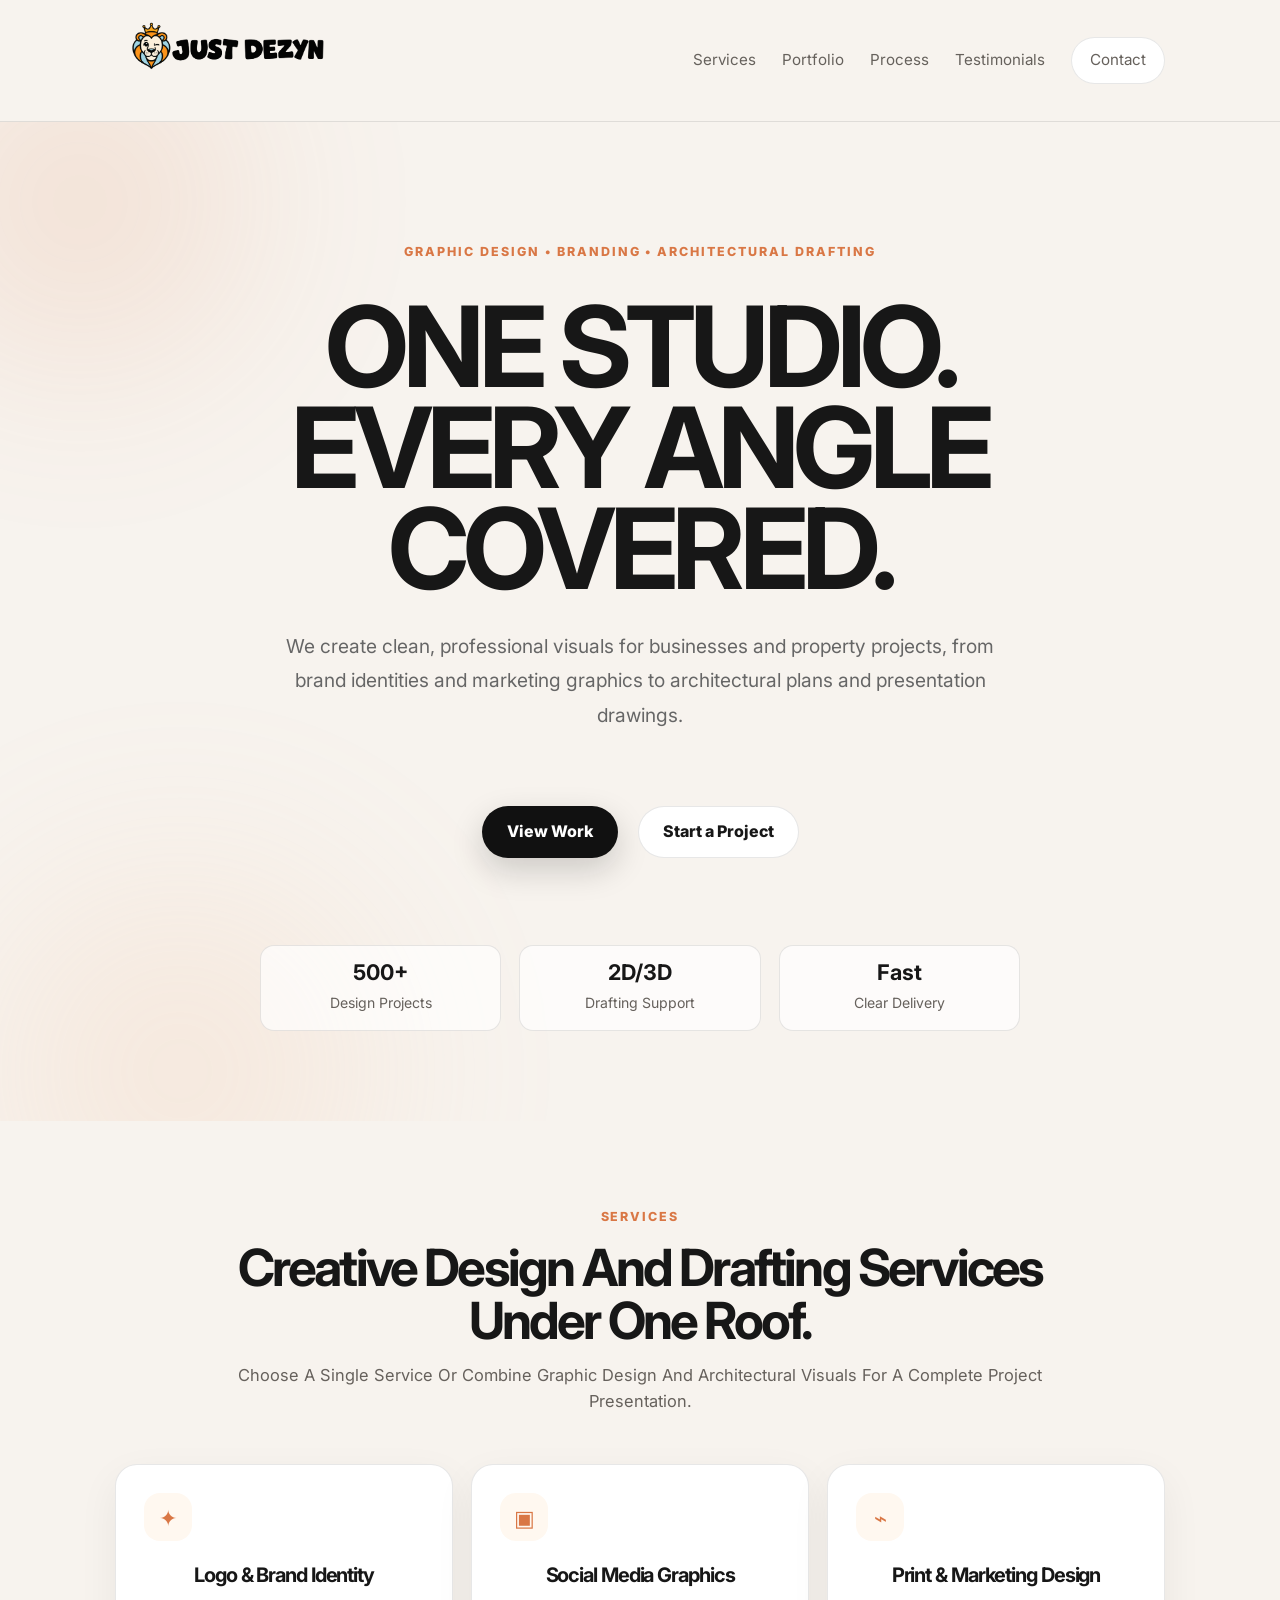
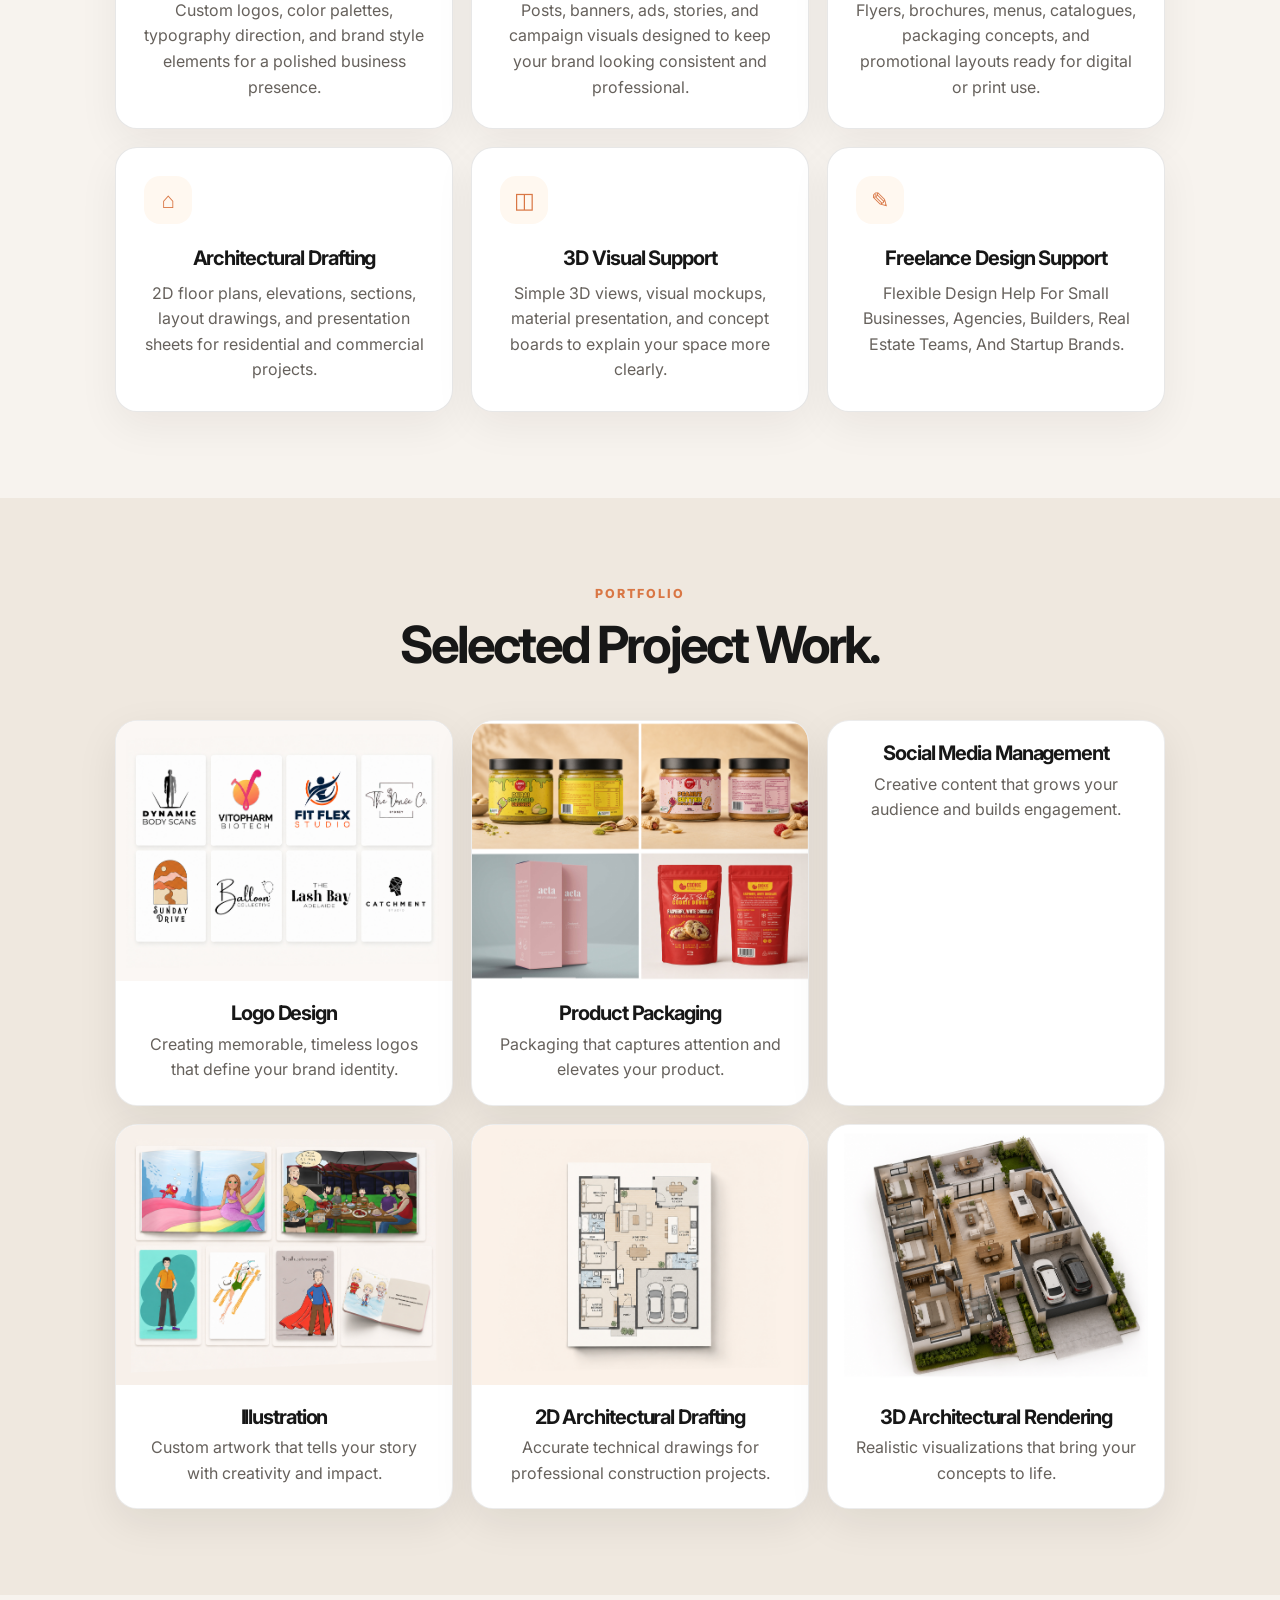
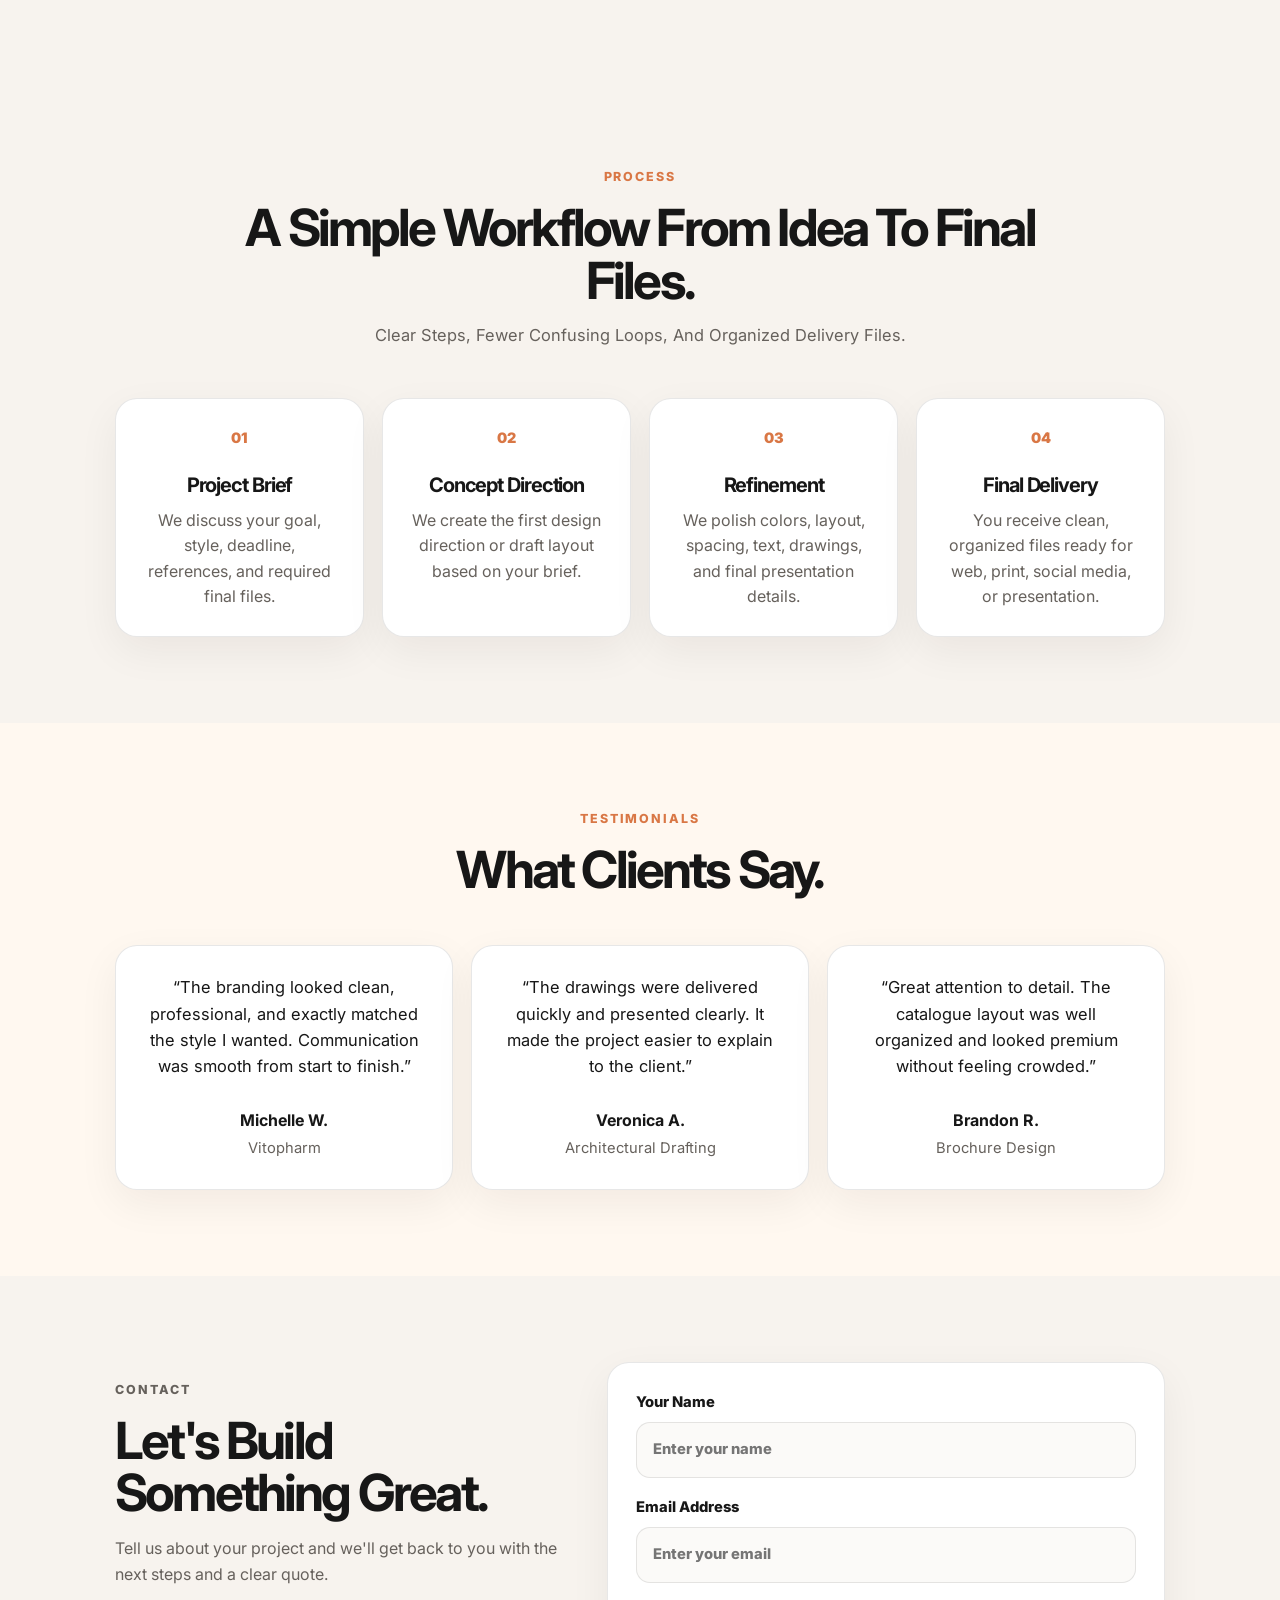
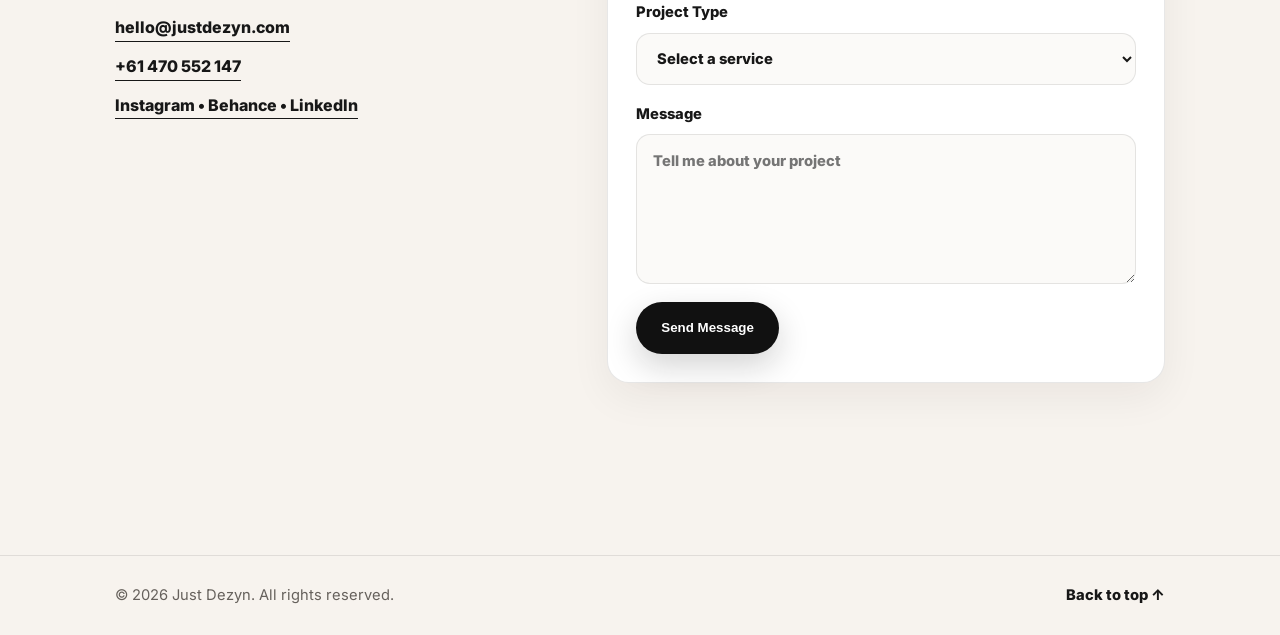
<file: index.html>
<!DOCTYPE html>
<html lang="en">
<script type="application/ld+json">
{
  "@context":"https://schema.org",
  "@type":"ProfessionalService",
  "name":"Just Dezyn",
  "url":"https://JustDezyn.com",
  "logo":"https://JustDezyn.com/images/Logo.png",
  "description":"Professional Graphic Design, Branding, Social Media Management, Packaging Design, 2D Drafting and 3D Rendering.",
  "areaServed":"Worldwide"
}
</script>
 <head>
  <meta charset="utf-8"/>
  <meta content="width=device-width, initial-scale=1.0" name="viewport"/>
  <title>
   Just Dezyn | Graphic Design &amp; Architectural Drafting
  </title>
  <meta content="Just Dezyn offers graphic design, branding, social media design, print design and architectural drafting services." name="description"/>
  <meta name="keywords" content="Graphic Design, Logo Design, Branding, Social Media Management, Packaging Design, 2D Drafting, 3D Rendering, Just Dezyn">

<meta name="author" content="Just Dezyn">

<meta name="robots" content="index, follow">

<link rel="canonical" href="https://JustDezyn.com/">

<meta property="og:type" content="website">

<meta property="og:title" content="Just Dezyn | Graphic Design & Architectural Drafting">

<meta property="og:description" content="Professional Graphic Design, Branding, Social Media Management, 2D Drafting and 3D Rendering.">

<meta property="og:url" content="https://JustDezyn.com/">

<meta property="og:image" content="https://JustDezyn.com/images/Logo.png">

<meta name="twitter:card" content="summary_large_image">

<meta name="twitter:title" content="Just Dezyn">

<meta name="twitter:description" content="Professional Graphic Design, Branding, Packaging, 2D Drafting and 3D Rendering.">

<meta name="twitter:image" content="https://JustDezyn.com/images/Logo.png">
  
  <link href="https://fonts.googleapis.com" rel="preconnect"/>
  <link crossorigin="" href="https://fonts.gstatic.com" rel="preconnect"/>
  <link href="https://fonts.googleapis.com/css2?family=Inter:wght@400;500;600;700;800&amp;display=swap" rel="stylesheet"/>
  <link href="style.css" rel="stylesheet"/>
 </head>
 <body>
  <header class="site-header">
   <nav class="nav container">
    <a class="logo" href="#">
     <img alt="Just Dezyn" class="site-logo" src="images/Logo.png"/>
    </a>
    <input class="menu-toggle" id="menu-toggle" type="checkbox"/>
    <label class="menu-button" for="menu-toggle">
     <span>
     </span>
     <span>
     </span>
     <span>
     </span>
    </label>
    <div class="nav-links">
     <a href="#services">
      Services
     </a>
     <a href="#portfolio">
      Portfolio
     </a>
     <a href="#process">
      Process
     </a>
     <a href="#testimonials">
      Testimonials
     </a>
     <a class="nav-cta" href="#contact">
      Contact
     </a>
    </div>
   </nav>
  </header>
  <main>
   <section class="hero">
    <div class="container hero-grid">
     <div class="hero-content">
      <p class="eyebrow">
       Graphic Design • Branding • Architectural Drafting
      </p>
   <h1>
    ONE STUDIO.<br>
    EVERY ANGLE<br>
    COVERED.
</h1>
      <p class="hero-text">
       We create clean, professional visuals for businesses and property projects, from brand identities and marketing graphics to architectural plans and presentation drawings.
      </p>
      <div class="hero-actions">
       <a class="btn btn-primary" href="#portfolio">
        View Work
       </a>
       <a class="btn btn-secondary" href="#contact">
        Start a Project
       </a>
      </div>
      <div class="hero-stats">
       <div>
        <strong>
         500+
        </strong>
        <span>
         Design Projects
        </span>
       </div>
       <div>
        <strong>
         2D/3D
        </strong>
        <span>
         Drafting Support
        </span>
       </div>
       <div>
        <strong>
         Fast
        </strong>
        <span>
         Clear Delivery
        </span>
       </div>
      </div>
     </div>
    </div>
   </section>
   <section class="section services" id="services">
    <div class="container">
     <div class="section-heading">
      <p class="eyebrow">
       Services
      </p>
      <h2>
       Creative Design And Drafting Services Under One Roof.
      </h2>
      <p>
       Choose A Single Service Or Combine Graphic Design And Architectural Visuals For A Complete Project Presentation.
      </p>
     </div>
     <div class="services-grid">
      <article class="service-card">
       <div class="icon">
        ✦
       </div>
       <h3>
        Logo &amp; Brand Identity
       </h3>
       <p>
        Custom logos, color palettes, typography direction, and brand style elements for a polished business presence.
       </p>
      </article>
      <article class="service-card">
       <div class="icon">
        ▣
       </div>
       <h3>
        Social Media Graphics
       </h3>
       <p>
        Posts, banners, ads, stories, and campaign visuals designed to keep your brand looking consistent and professional.
       </p>
      </article>
      <article class="service-card">
       <div class="icon">
        ⌁
       </div>
       <h3>
        Print &amp; Marketing Design
       </h3>
       <p>
        Flyers, brochures, menus, catalogues, packaging concepts, and promotional layouts ready for digital or print use.
       </p>
      </article>
      <article class="service-card">
       <div class="icon">
        ⌂
       </div>
       <h3>
        Architectural Drafting
       </h3>
       <p>
        2D floor plans, elevations, sections, layout drawings, and presentation sheets for residential and commercial projects.
       </p>
      </article>
      <article class="service-card">
       <div class="icon">
        ◫
       </div>
       <h3>
        3D Visual Support
       </h3>
       <p>
        Simple 3D views, visual mockups, material presentation, and concept boards to explain your space more clearly.
       </p>
      </article>
      <article class="service-card">
       <div class="icon">
        ✎
       </div>
       <h3>
        Freelance Design Support
       </h3>
       <p>
        Flexible Design Help For Small Businesses, Agencies, Builders, Real Estate Teams, And Startup Brands.
       </p>
      </article>
     </div>
    </div>
   </section>
   <section class="section portfolio" id="portfolio">
    <div class="container">
     <div class="section-heading">
      <p class="eyebrow">
       Portfolio
      </p>
      <h2>
       Selected Project Work.
      </h2>
 
     </div>
  
<div class="portfolio-grid">

    <!-- Logo Design -->
    <article class="project-card project-one">
        <div class="project-image">
            <img src="images/project-4.jpg" alt="Logo Design">
        </div>
        <div class="project-info">
            <h3>Logo Design</h3>
            <p>Creating memorable, timeless logos that define your brand identity.</p>
        </div>
    </article>

    <!-- Product Packaging -->
    <article class="project-card project-two">
        <div class="project-image">
            <img src="images/project-1.jpg" alt="Product Packaging">
        </div>
        <div class="project-info">
            <h3>Product Packaging</h3>
            <p>Packaging that captures attention and elevates your product.</p>
        </div>
    </article>

    <!-- Social Media -->
    <article class="project-card project-three">
        <div class="project-info">
            <h3>Social Media Management</h3>
            <p>Creative content that grows your audience and builds engagement.</p>
        </div>
    </article>

    <!-- Illustration -->
    <article class="project-card project-four">
        <div class="project-image">
            <img src="images/project-5.jpg" alt="Illustration">
        </div>
        <div class="project-info">
            <h3>Illustration</h3>
            <p>Custom artwork that tells your story with creativity and impact.</p>
        </div>
    </article>

    <!-- 2D Drafting -->
    <article class="project-card project-five">
        <div class="project-image">
            <img src="images/project-3.jpg" alt="2D Drafting">
        </div>
        <div class="project-info">
            <h3>2D Architectural Drafting</h3>
            <p>Accurate technical drawings for professional construction projects.</p>
        </div>
    </article>

    <!-- 3D Rendering -->
    <article class="project-card project-six">
        <div class="project-image">
            <img src="images/project-2.jpg" alt="3D Rendering">
        </div>
        <div class="project-info">
            <h3>3D Architectural Rendering</h3>
            <p>Realistic visualizations that bring your concepts to life.</p>
        </div>
    </article>
</div>
</div>
</section>

<section class="section process" id="process">
</div>

   <section class="section process" id="process">
    <div class="container">
     <div class="section-heading">
      <p class="eyebrow">
       Process
      </p>
      <h2>
       A Simple Workflow From Idea To Final Files.
      </h2>
      <p>
       Clear Steps, Fewer Confusing Loops, And Organized Delivery Files.
      </p>
     </div>
     <div class="process-grid">
      <article class="process-step">
       <span>
        01
       </span>
       <h3>
        Project Brief
       </h3>
       <p>
        We discuss your goal, style, deadline, references, and required final files.
       </p>
      </article>
      <article class="process-step">
       <span>
        02
       </span>
       <h3>
        Concept Direction
       </h3>
       <p>
        We create the first design direction or draft layout based on your brief.
       </p>
      </article>
      <article class="process-step">
       <span>
        03
       </span>
       <h3>
        Refinement
       </h3>
       <p>
        We polish colors, layout, spacing, text, drawings, and final presentation details.
       </p>
      </article>
      <article class="process-step">
       <span>
        04
       </span>
       <h3>
        Final Delivery
       </h3>
       <p>
        You receive clean, organized files ready for web, print, social media, or presentation.
       </p>
      </article>
     </div>
    </div>
   </section>
   <section class="section testimonials" id="testimonials">
    <div class="container">
     <div class="section-heading">
      <p class="eyebrow">
       Testimonials
      </p>
      <h2>
       What Clients Say.
      </h2>
     </div>
     <div class="testimonial-grid">
      <article class="testimonial-card">
       <p>
        “The branding looked clean, professional, and exactly matched the style I wanted. Communication was smooth from start to finish.”
       </p>
       <div>
        <strong>
         Michelle W.
        </strong>
        <span>
         Vitopharm
        </span>
       </div>
      </article>
      <article class="testimonial-card">
       <p>
        “The drawings were delivered quickly and presented clearly. It made the project easier to explain to the client.”
       </p>
       <div>
        <strong>
         Veronica A.
        </strong>
        <span>
         Architectural Drafting
        </span>
       </div>
      </article>
      <article class="testimonial-card">
       <p>
        “Great attention to detail. The catalogue layout was well organized and looked premium without feeling crowded.”
       </p>
       <div>
        <strong>
         Brandon R.
        </strong>
        <span>
         Brochure Design
        </span>
       </div>
      </article>
     </div>
    </div>
   </section>
   <section class="section contact" id="contact">
    <div class="container contact-grid">
     <div>
      <p class="eyebrow">
       Contact
      </p>
      <h2>
       Let's Build Something Great.
      </h2>
      <p>
       Tell us about your project and we'll get back to you with the next steps and a clear quote.
      </p>
      <div class="contact-details">
       <a href="mailto:hello@justdezyn.com">
        hello@justdezyn.com
       </a>
       <a href="tel:+920000000000">
        +61 470 552 147
       </a>
       <a href="#">
        Instagram • Behance • LinkedIn
       </a>
      </div>
     </div>
     <form action="mailto:hello@justdezyn.com" class="contact-form" enctype="text/plain" method="post">
      <label>
       Your Name
       <input name="name" placeholder="Enter your name" required="" type="text"/>
      </label>
      <label>
       Email Address
       <input name="email" placeholder="Enter your email" required="" type="email"/>
      </label>
      <label>
       Project Type
       <select name="project-type" required="">
        <option value="">
         Select a service
        </option>
        <option>
         Graphic Design
        </option>
        <option>
         Brand Identity
        </option>
        <option>
         Architectural Drafting
        </option>
        <option>
         Brochure / Catalogue
        </option>
        <option>
         Other
        </option>
       </select>
      </label>
      <label>
       Message
       <textarea name="message" placeholder="Tell me about your project" rows="5"></textarea>
      </label>
      <button class="btn btn-primary" type="submit">
       Send Message
      </button>
     </form>
    </div>
   </section>
  </main>
  <footer class="footer">
   <div class="container footer-content">
    <p>
     © 2026 Just Dezyn. All rights reserved.
    </p>
    <a href="#">
     Back to top ↑
    </a>
   </div>
  </footer>
 </body>
</html>
</file>
<file: style.css>
:root {
  --bg: #f7f3ee;
  --surface: #ffffff;
  --surface-soft: #fff8f0;
  --text: #171717;
  --muted: #66615c;
  --line: rgba(23, 23, 23, 0.1);
  --primary: #111111;
  --accent: #d97745;
  --accent-soft: #f4d8c4;
  --shadow: 0 20px 60px rgba(26, 20, 16, 0.12);
  --radius-large: 30px;
  --radius-medium: 22px;
  --radius-small: 14px;
  --container: 1050px;
}

* {
  box-sizing: border-box;
  margin: 0;
  padding: 0;
}

html {
  scroll-behavior: smooth;
}

body {
  font-family: "Inter", Arial, sans-serif;
  background: var(--bg);
  color: var(--text);
  line-height: 1.6;
}

a {
  color: inherit;
  text-decoration: none;
}

img {
  max-width: 100%;
  display: block;
}

.container {
  width: min(var(--container), calc(100% - 40px));
  margin: 0 auto;
}

.site-header {
  position: sticky;
  top: 0;
  z-index: 100;
  background: rgba(247, 243, 238, 0.82);
  backdrop-filter: blur(18px);
  border-bottom: 1px solid var(--line);
}

.nav {
    min-height: 64px;
    display: flex;
    align-items: center;
    justify-content: space-between;
    gap: 24px;
    padding: 10px 0;
}

.logo {
  display: inline-flex;
  align-items: center;
  gap: 10px;
  font-weight: 800;
  letter-spacing: -0.04em;
}
.site-logo{
    width:220px;
    height:auto;
    display:block;
}

.logo-mark {
  width: 40px;
  height: 40px;
  border-radius: 50%;
  display: grid;
  place-items: center;
  background: var(--primary);
  color: #ffffff;
  font-size: 0.85rem;
}

.nav-links {
  display: flex;
  align-items: center;
  gap: 26px;
  font-size: 0.95rem;
  color: var(--muted);
}

.nav-links a:hover {
  color: var(--text);
}

.nav-cta {
  padding: 10px 18px;
  border: 1px solid var(--line);
  border-radius: 999px;
  background: var(--surface);
}

.menu-toggle,
.menu-button {
  display: none;
}

./* =========================
   HERO SECTION
========================= */

.hero{
    position: relative;
    overflow: hidden;
    padding: 120px 0;
    background: linear-gradient(
        135deg,
        #fffdf9 0%,
        #fdf6f1 45%,
        #fffaf6 100%
    );
}

/* Animated gradient blobs */

.hero::before,
.hero::after{
    content:"";
    position:absolute;
    border-radius:50%;
    filter:blur(80px);
    pointer-events:none;
    z-index:0;
}

.hero::before{
    width:420px;
    height:420px;
    top:-140px;
    right:-120px;
    background:rgba(217,119,69,.22);
    animation:blobOne 12s ease-in-out infinite alternate;
}

.hero::after{
    width:340px;
    height:340px;
    bottom:-120px;
    left:-120px;
    background:rgba(255,218,190,.35);
    animation:blobTwo 15s ease-in-out infinite alternate;
}

/* Keep hero content above blobs */

.hero .container,
.hero-grid,
.hero-content{
    position:relative;
    z-index:2;
}

/* Center hero content */

.hero-content{
    display:flex;
    flex-direction:column;
    align-items:center;
    justify-content:center;
    text-align:center;
    max-width:1100px;
    margin:0 auto;
    animation:heroFloat 6s ease-in-out infinite;
}

/* Heading */

.hero-content h1{
    max-width:900px;
    margin:0 auto 30px;
    text-align:center;
    line-height:0.95;
}

/* Paragraph */

.hero-text{
    max-width:760px;
    margin:0 auto 40px;
    text-align:center;
    line-height:1.7;
}

/* Buttons */

.hero-actions{
    display:flex;
    justify-content:center;
    gap:20px;
    flex-wrap:wrap;
}

/* Animations */

@keyframes blobOne{

0%{
transform:translate(0,0) scale(1);
}

50%{
transform:translate(-40px,30px) scale(1.1);
}

100%{
transform:translate(30px,-25px) scale(.95);
}

}

@keyframes blobTwo{

0%{
transform:translate(0,0) scale(1);
}

50%{
transform:translate(30px,-20px) scale(1.08);
}

100%{
transform:translate(-20px,25px) scale(.92);
}

}

@keyframes heroFloat{

0%{
transform:translateY(0);
}

50%{
transform:translateY(-6px);
}

100%{
transform:translateY(0);
}

}

.hero-grid{
    display:grid;
    grid-template-columns:1fr 1fr;
    align-items:center;
    gap:70px;
    min-height:80vh;
}
.eyebrow {
  color: var(--accent);
  text-transform: uppercase;
  letter-spacing: 0.16em;
  font-size: 0.78rem;
  font-weight: 800;
  margin-bottom: 14px;
}

h1,
h2,
h3 {
  letter-spacing: -0.055em;
  line-height: 1.02;
}

h1{
    max-width:980px;
    margin:0 auto;
    font-size:clamp(3.4rem,8vw,7rem);
    line-height:.95;
    letter-spacing:-0.06em;
}

h2 {
  font-size: clamp(2rem, 4vw, 4rem);
}

h3 {
  font-size: 1.25rem;
}

.hero-text {
  max-width: 660px;
  margin-top: 24px;
  font-size: 1.13rem;
  color: var(--muted);
}

.hero-actions {
  display: flex;
  flex-wrap: wrap;
  gap: 14px;
  margin-top: 34px;
}

.btn {
  display: inline-flex;
  align-items: center;
  justify-content: center;
  min-height: 52px;
  padding: 0 24px;
  border-radius: 999px;
  font-weight: 800;
  border: 1px solid transparent;
  cursor: pointer;
  transition: transform 0.2s ease, box-shadow 0.2s ease;
}

.btn:hover {
  transform: translateY(-2px);
}

.btn-primary {
  background: var(--primary);
  color: #ffffff;
  box-shadow: 0 12px 32px rgba(17, 17, 17, 0.18);
}

.btn-secondary {
  background: var(--surface);
  border-color: var(--line);
}

.hero-stats {
  display: flex;
  flex-wrap: wrap;
  gap: 12px;
  margin-top: 42px;
}

.hero-stats div {
  min-width: 138px;
  padding: 16px 18px;
  border-radius: var(--radius-small);
  background: rgba(255, 255, 255, 0.68);
  border: 1px solid var(--line);
}

.hero-stats strong {
  display: block;
  font-size: 1.35rem;
  line-height: 1;
}

.hero-stats span {
  display: block;
  color: var(--muted);
  font-size: 0.88rem;
  margin-top: 8px;
}

.hero-card {
  position: relative;
  min-height: 560px;
}

.hero-visual {
    position: relative;
    width: 100%;
    min-height: 520px;
    border-radius: 44px;
    overflow: hidden;

    background:
        radial-gradient(circle at 20% 20%, rgba(217,119,69,.18), transparent 45%),
        radial-gradient(circle at 80% 75%, rgba(244,216,196,.55), transparent 50%),
        linear-gradient(135deg, #fffdfb 0%, #f7f3ee 50%, #f3e5d9 100%);

    border: none;
    box-shadow: none;
}

.visual-top,
.visual-bottom {
  position: absolute;
  width: 74%;
  height: 160px;
  left: 13%;
  border-radius: 28px;
  background:
    linear-gradient(90deg, rgba(17, 17, 17, 0.88) 0 28%, transparent 28% 34%, rgba(217, 119, 69, 0.8) 34% 56%, transparent 56% 62%, rgba(17, 17, 17, 0.22) 62%),
    #ffffff;
  opacity: 0.9;
}

.visual-top {
  top: 52px;
  transform: rotate(-8deg);
}

.visual-bottom {
  bottom: 58px;
  transform: rotate(8deg);
}

.visual-main {
  position: absolute;
  inset: 145px 52px;
  border-radius: 36px;
  background:
    radial-gradient(circle at 25% 20%, rgba(217, 119, 69, 0.75), transparent 30%),
    linear-gradient(145deg, #171717, #36302c);
  display: grid;
  place-items: center;
  color: #ffffff;
  font-weight: 800;
  text-transform: uppercase;
  letter-spacing: 0.16em;
  font-size: 0.85rem;
}

.floating-card {
  position: absolute;
  z-index: 3;
  padding: 18px 20px;
  border-radius: 20px;
  background: rgba(255, 255, 255, 0.82);
  backdrop-filter: blur(18px);
  border: 1px solid var(--line);
  box-shadow: 0 14px 38px rgba(17, 17, 17, 0.1);
}

.floating-card span {
  display: block;
  font-size: 0.78rem;
  color: var(--muted);
  margin-bottom: 6px;
}

.floating-card strong {
  letter-spacing: -0.03em;
}

.card-one {
  top: 72px;
  left: -18px;
}

.card-two {
  right: -18px;
  bottom: 82px;
}

.section {
  padding: 86px 0;
}

.section-heading {
  max-width: 720px;
  margin-bottom: 40px;
}

.section-heading p:not(.eyebrow) {
  margin-top: 16px;
  color: var(--muted);
  font-size: 1.03rem;
}

.services-grid,
.process-grid,
.testimonial-grid {
  display: grid;
  gap: 18px;
}

.services-grid {
  grid-template-columns: repeat(3, 1fr);
}

.service-card,
.process-step,
.testimonial-card,
.contact-form {
  background: var(--surface);
  border: 1px solid var(--line);
  border-radius: var(--radius-medium);
  box-shadow: 0 14px 42px rgba(26, 20, 16, 0.06);
}

.service-card {
  padding: 28px;
}

.service-card .icon {
  width: 48px;
  height: 48px;
  display: grid;
  place-items: center;
  border-radius: 16px;
  margin-bottom: 24px;
  background: var(--surface-soft);
  color: var(--accent);
  font-size: 1.4rem;
}

.service-card p,
.process-step p,
.project-info p,
.testimonial-card span,
.contact p {
  color: var(--muted);
}

.service-card p {
  margin-top: 12px;
}

.portfolio {
  background: #efe8df;
}

.portfolio-grid {
  display: grid;
  grid-template-columns: repeat(3, 1fr);
  gap: 18px;
}

.project-card {
  overflow: hidden;
  border-radius: var(--radius-medium);
  background: var(--surface);
  border: 1px solid rgba(17, 17, 17, 0.08);
  box-shadow: 0 14px 42px rgba(26, 20, 16, 0.08);
}

.project-image{
    width:100%;
    height:260px;
    overflow:hidden;
    border-radius:20px 20px 0 0;
    background:#f4f4f4;
}

.project-image img{
    width:100%;
    height:100%;
    object-fit:cover;
    display:block;
    transition:transform .4s ease;
}

.project-card:hover .project-image img{
    transform:scale(1.05);
}

}

.project-image span {
  padding: 9px 14px;
  border-radius: 999px;
  background: rgba(17, 17, 17, 0.58);
  backdrop-filter: blur(10px);
}

.project-one .project-image {
  background:
    linear-gradient(135deg, rgba(17, 17, 17, 0.08), rgba(17, 17, 17, 0.5)),
    radial-gradient(circle at 28% 24%, #f4d8c4, transparent 28%),
    linear-gradient(135deg, #111111, #d97745);
}

.project-two .project-image {
  background:
    linear-gradient(135deg, rgba(17, 17, 17, 0.1), rgba(17, 17, 17, 0.48)),
    repeating-linear-gradient(45deg, #d97745 0 18px, #f4d8c4 18px 36px);
}

.project-three .project-image {
  background:
    radial-gradient(circle at 25% 30%, #f4d8c4, transparent 28%),
    radial-gradient(circle at 72% 62%, #d97745, transparent 26%),
    linear-gradient(135deg, #141414, #5a4032);
}

.project-four .project-image {
  background:
    linear-gradient(90deg, rgba(17, 17, 17, 0.42), rgba(17, 17, 17, 0.42)),
    linear-gradient(90deg, rgba(255, 255, 255, 0.18) 1px, transparent 1px),
    linear-gradient(rgba(255, 255, 255, 0.18) 1px, transparent 1px),
    #2c2927;
  background-size: auto, 32px 32px, 32px 32px, auto;
}

.project-five .project-image {
  background:
    linear-gradient(135deg, rgba(17, 17, 17, 0.08), rgba(17, 17, 17, 0.4)),
    linear-gradient(90deg, #171717 0 28%, #ffffff 28% 36%, #d97745 36% 62%, #f4d8c4 62%);
}

.project-six .project-image {
  background:
    linear-gradient(135deg, rgba(17, 17, 17, 0.1), rgba(17, 17, 17, 0.45)),
    conic-gradient(from 120deg, #111111, #d97745, #f4d8c4, #3d3028, #111111);
}

.project-info {
  padding: 22px;
}

.project-info p {
  margin-top: 8px;
}

.process-grid {
  grid-template-columns: repeat(4, 1fr);
}

.process-step {
  padding: 26px;
}

.process-step span {
  display: inline-flex;
  margin-bottom: 26px;
  font-size: 0.9rem;
  font-weight: 900;
  color: var(--accent);
}

.process-step p {
  margin-top: 12px;
}

.testimonials {
  background: var(--surface-soft);
}

.testimonial-grid {
  grid-template-columns: repeat(3, 1fr);
}

.testimonial-card {
  padding: 28px;
}

.testimonial-card p {
  font-size: 1.03rem;
  margin-bottom: 28px;
}

.testimonial-card strong {
  display: block;
}

.testimonial-card span {
  display: block;
  margin-top: 4px;
  font-size: 0.92rem;
}

.contact-grid {
  display: grid;
  grid-template-columns: 0.9fr 1.1fr;
  gap: 36px;
  align-items: start;
}

.contact h2 {
  max-width: 620px;
}

.contact p {
  max-width: 580px;
  margin-top: 18px;
}

.contact-details {
  display: grid;
  gap: 12px;
  margin-top: 28px;
}

.contact-details a {
  width: fit-content;
  color: var(--text);
  font-weight: 800;
  border-bottom: 1px solid var(--text);
}

.contact-form {
  padding: 28px;
  display: grid;
  gap: 18px;
}

.contact-form label {
  display: grid;
  gap: 8px;
  font-weight: 800;
  font-size: 0.92rem;
}

.contact-form input,
.contact-form select,
.contact-form textarea {
  width: 100%;
  border: 1px solid var(--line);
  border-radius: var(--radius-small);
  padding: 15px 16px;
  font: inherit;
  background: #fbfaf8;
  color: var(--text);
  outline: none;
}

.contact-form input:focus,
.contact-form select:focus,
.contact-form textarea:focus {
  border-color: rgba(217, 119, 69, 0.65);
  box-shadow: 0 0 0 4px rgba(217, 119, 69, 0.12);
}

.contact-form button {
  width: fit-content;
}

.footer {
  padding: 28px 0;
  border-top: 1px solid var(--line);
}

.footer-content {
  display: flex;
  justify-content: space-between;
  gap: 20px;
  color: var(--muted);
  font-size: 0.92rem;
}

.footer a {
  color: var(--text);
  font-weight: 800;
}

@media (max-width: 980px) {
  .hero-grid,
  .contact-grid {
    grid-template-columns: 1fr;
  }

  .hero-card {
    min-height: 480px;
  }

  .hero-visual {
    min-height: 460px;
  }

  .services-grid,
  .portfolio-grid,
  .testimonial-grid {
    grid-template-columns: repeat(2, 1fr);
  }

  .process-grid {
    grid-template-columns: repeat(2, 1fr);
  }

  .card-one {
    left: 12px;
  }

  .card-two {
    right: 12px;
  }
}

@media (max-width: 760px) {
  .container {
    width: min(100% - 28px, var(--container));
  }

  .nav {
    min-height: 68px;
  }

  .menu-button {
    display: grid;
    gap: 5px;
    width: 42px;
    height: 42px;
    place-content: center;
    border: 1px solid var(--line);
    border-radius: 50%;
    background: var(--surface);
    cursor: pointer;
  }

  .menu-button span {
    display: block;
    width: 18px;
    height: 2px;
    background: var(--text);
    border-radius: 99px;
  }

  .nav-links {
    position: absolute;
    top: 68px;
    left: 14px;
    right: 14px;
    display: none;
    flex-direction: column;
    align-items: stretch;
    gap: 0;
    padding: 14px;
    background: rgba(255, 255, 255, 0.94);
    border: 1px solid var(--line);
    border-radius: 22px;
    box-shadow: var(--shadow);
  }

  .nav-links a {
    padding: 13px 12px;
  }

  .nav-cta {
    text-align: center;
    margin-top: 8px;
  }

  .menu-toggle:checked ~ .nav-links {
    display: flex;
  }

  .hero {
    padding: 66px 0 58px;
  }

  h1 {
    font-size: clamp(2.55rem, 14vw, 4.8rem);
  }

  .hero-text {
    font-size: 1rem;
  }

  .hero-actions {
    display: grid;
  }

  .btn {
    width: 100%;
  }

  .hero-stats {
    display: grid;
    grid-template-columns: 1fr;
  }

  .hero-card {
    min-height: 410px;
  }

  .hero-visual {
    min-height: 390px;
    border-radius: 30px;
  }

  .visual-main {
    inset: 122px 26px;
  }

  .visual-top,
  .visual-bottom {
    height: 128px;
  }

  .floating-card {
    display: none;
  }

  .section {
    padding: 64px 0;
  }

  .services-grid,
  .portfolio-grid,
  .process-grid,
  .testimonial-grid {
    grid-template-columns: 1fr;
  }

  .project-image {
    min-height: 220px;
  }

  .footer-content {
    flex-direction: column;
  }
}

@media (max-width: 420px) {
  .visual-main span {
    font-size: 0.72rem;
    text-align: center;
  }

  .contact-form {
    padding: 20px;
  }
}


/* Center all sections except contact */
.hero-grid{display:flex!important;justify-content:center;align-items:center;min-height:80vh;}
.hero-content{max-width:950px;margin:0 auto;text-align:center!important;}
.hero-content *{text-align:center!important;}
.hero-actions{justify-content:center!important;}
.hero-stats,.trust-badges{justify-content:center!important;}

.section-heading{
max-width:900px;
margin:0 auto 50px;
text-align:center;
}
.services .service-card,
.process .process-step,
.testimonials .testimonial-card,
.portfolio .project-info{
text-align:center;
}

/* Remove hero placeholder completely */
.hero-card,
.hero-visual,
.visual-top,
.visual-main,
.visual-bottom,
.floating-card,
.card-one,
.card-two{
display:none!important;
}
/* =========================
   CENTER HERO
========================= */

.hero-grid{
    display:flex !important;
    flex-direction:column;
    justify-content:center;
    align-items:center;
    text-align:center;
    min-height:80vh;
    gap:30px;
}

.hero-grid > *{
    width:100%;
    max-width:1000px;
}

.hero-grid h1{
    max-width:1000px;
    margin:0 auto 25px;
    text-align:center;

    font-size:clamp(4rem,8vw,7rem);
    line-height:1.05;
}

.hero-text{
    max-width:760px;
    margin:0 auto;
    text-align:center;
    font-size:1.35rem;
    line-height:1.8;
}

.hero-actions{
    justify-content:center;
}

.hero-stats{
    justify-content:center;
}

/* Remove everything on right side */

.hero-card,
.hero-visual,
.visual-top,
.visual-main,
.visual-bottom,
.floating-card,
.card-one,
.card-two{
    display:none !important;
}
/* ==========================
   HERO
========================== */

.hero{
    padding:120px 0 90px;
    text-align:center;
    position:relative;
    overflow:hidden;
}

.hero-content{
    max-width:1100px;
    margin:auto;
    display:flex;
    flex-direction:column;
    align-items:center;
    text-align:center;
    position:relative;
    z-index:2;
}

.hero-content h1{
    font-size:clamp(3rem,6vw,5.8rem);
    line-height:.92;
    letter-spacing:-.05em;
    max-width:950px;
    margin:20px auto 30px;
}

.hero-text{
    max-width:720px;
    margin:0 auto 40px;
    font-size:1.2rem;
    line-height:1.8;
    color:#666;
}

.hero-actions{
    display:flex;
    justify-content:center;
    align-items:center;
    gap:20px;
    flex-wrap:wrap;
    margin-bottom:45px;
}

.hero-stats{
    display:grid;
    grid-template-columns:repeat(3,1fr);
    gap:18px;
    max-width:760px;
    width:100%;
}

.hero-stat{
    background:#fff;
    border:1px solid rgba(0,0,0,.08);
    border-radius:18px;
    padding:22px;
    font-weight:700;
    text-align:center;
    box-shadow:0 10px 28px rgba(0,0,0,.06);
    transition:.3s;
}

.hero-stat:hover{
    transform:translateY(-6px);
    box-shadow:0 20px 40px rgba(0,0,0,.08);
}

/* Animated background blobs */

.hero::before{
    content:"";
    position:absolute;
    width:520px;
    height:520px;
    border-radius:50%;
    background:radial-gradient(circle,#d97745 0%,rgba(217,119,69,0)70%);
    top:-180px;
    left:-180px;
    opacity:.18;
    animation:blobOne 10s ease-in-out infinite alternate;
}

.hero::after{
    content:"";
    position:absolute;
    width:600px;
    height:600px;
    border-radius:50%;
    background:radial-gradient(circle,#f0b78f 0%,rgba(240,183,143,0)70%);
    bottom:-250px;
    right:-180px;
    opacity:.22;
    animation:blobTwo 12s ease-in-out infinite alternate;
}

@keyframes blobOne{
    from{
        transform:translate(0,0) scale(1);
    }
    to{
        transform:translate(70px,40px) scale(1.18);
    }
}

@keyframes blobTwo{
    from{
        transform:translate(0,0) scale(1);
    }
    to{
        transform:translate(-60px,-50px) scale(1.15);
    }
}

/* ==========================
   MOBILE
========================== */

@media (max-width:768px){

.hero{
    padding:90px 0 70px;
}

.hero-content{
    padding:0 24px;
}

.hero-content h1{
    font-size:clamp(2.8rem,12vw,4.5rem);
    line-height:.95;
    margin-bottom:25px;
}

.hero-text{
    font-size:1.08rem;
    line-height:1.7;
    margin-bottom:32px;
}

.hero-actions{
    flex-direction:column;
    width:100%;
}

.hero-actions .btn{
    width:260px;
    justify-content:center;
}

.hero-stats{
    grid-template-columns:repeat(2,1fr);
    gap:14px;
}

.hero-stat{
    padding:18px;
    font-size:.95rem;
}

} 
/* Desktop hero heading only */
@media (min-width: 992px) {
    .hero-content h1 {
        font-size: 7rem;
        line-height: 0.9;
        max-width: 1200px;
    }
}
</file>
